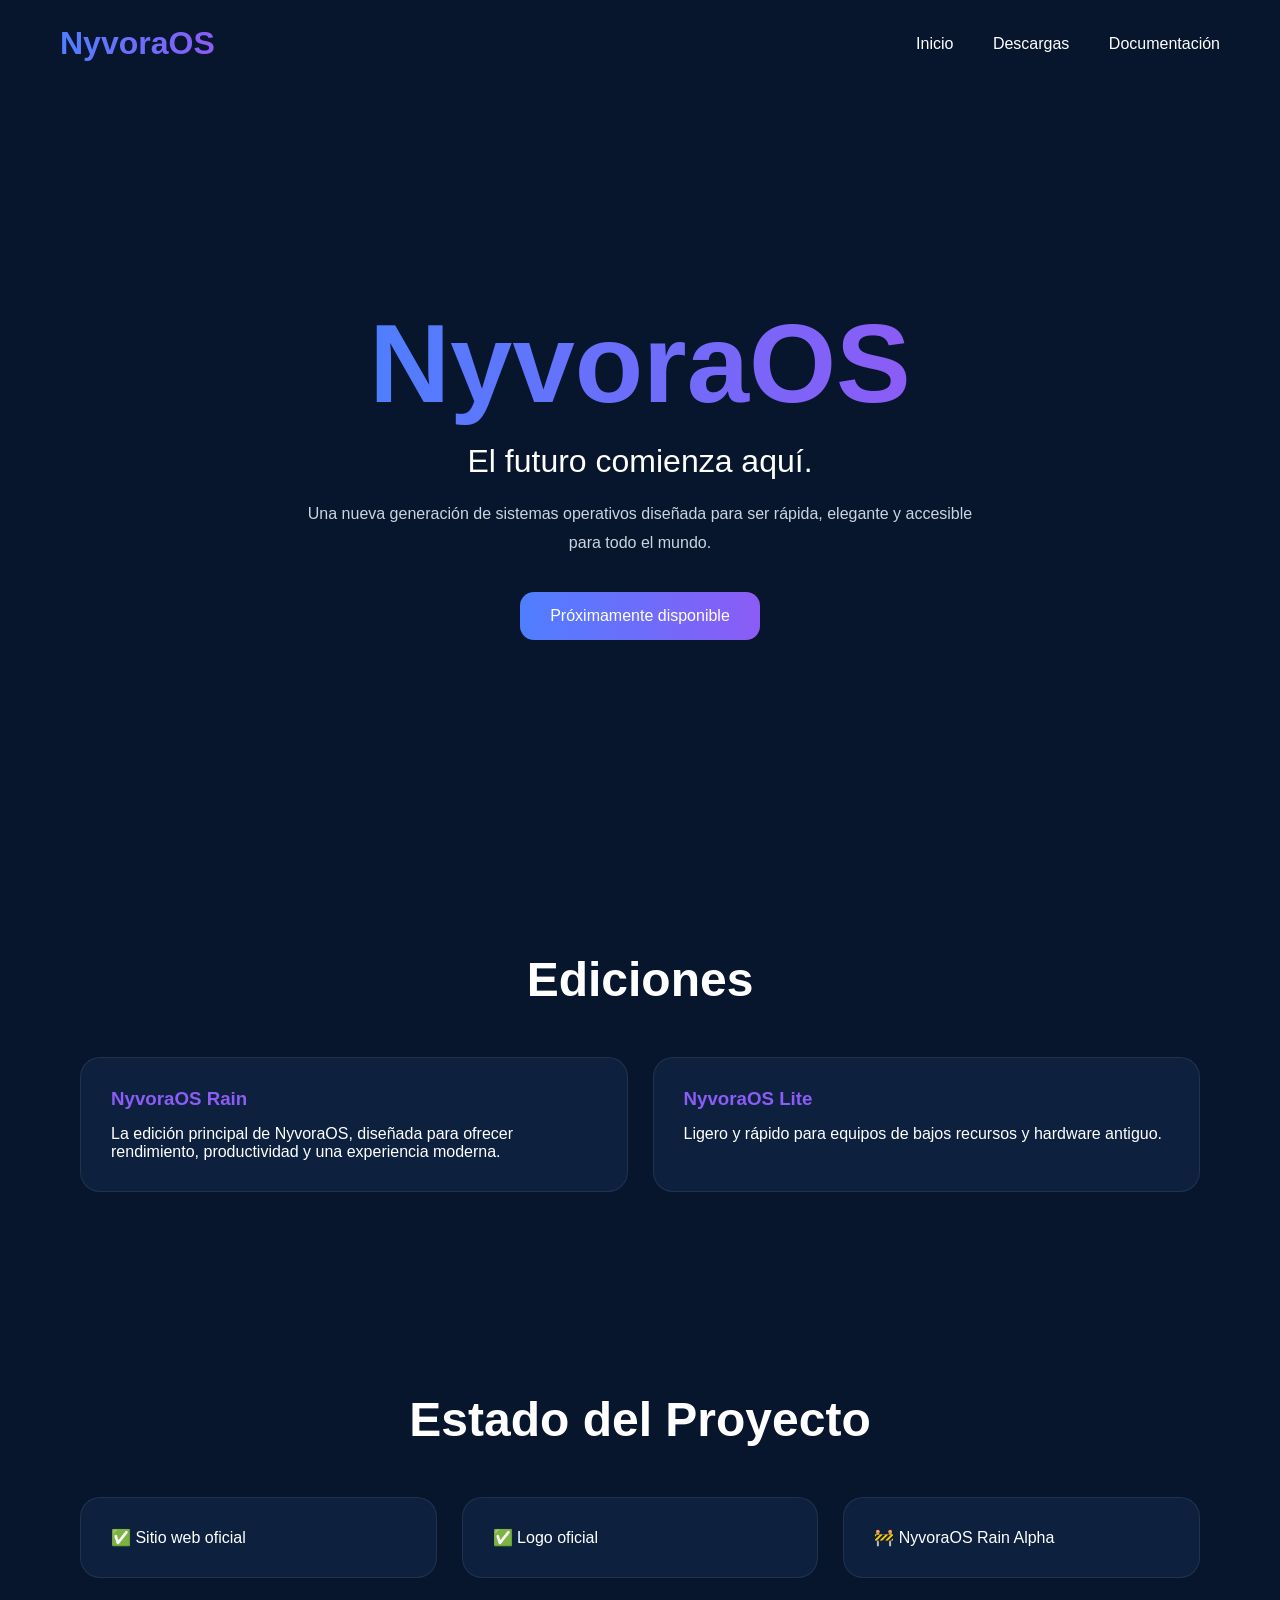
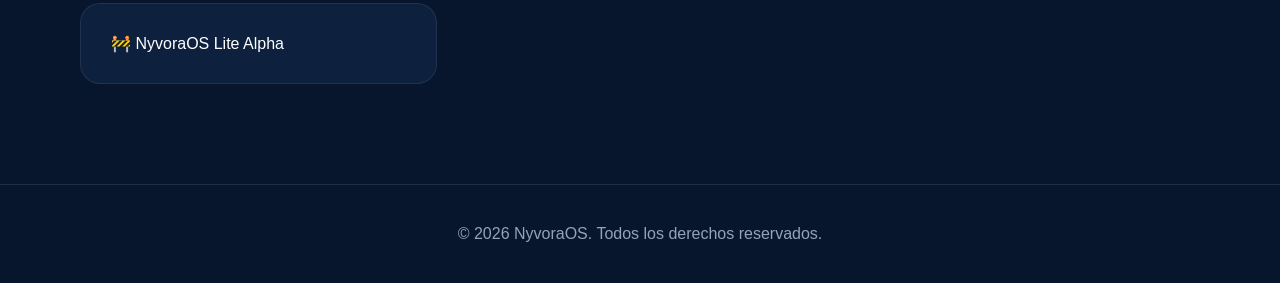
<file: index.html>
<!DOCTYPE html>
<html lang="es">

<head>
    <meta charset="UTF-8">
    <meta name="viewport" content="width=device-width, initial-scale=1.0">

    <title>NyvoraOS</title>

    <link rel="icon" href="assets/favicon.png">
    <link rel="stylesheet" href="style.css">
</head>

<body>

    <header>

        <div class="logo">
            NyvoraOS
        </div>

        <nav>
            <a href="#">Inicio</a>
              <a href="descargas.html">Descargas</a>
             <a href="documentación.html">Documentación</a>
        </nav>

    </header>

    <section class="hero">

        <h1>NyvoraOS</h1>

        <p class="slogan">
            El futuro comienza aquí.
        </p>

        <p class="description">
            Una nueva generación de sistemas operativos diseñada para ser rápida,
            elegante y accesible para todo el mundo.
        </p>

        <button class="btn">
            Próximamente disponible
        </button>

    </section>

    <section class="editions">

        <h2>Ediciones</h2>

        <div class="cards">

            <div class="card">
                <h3>NyvoraOS Rain</h3>

                <p>
                    La edición principal de NyvoraOS, diseñada para ofrecer
                    rendimiento, productividad y una experiencia moderna.
                </p>
            </div>

            <div class="card">
                <h3>NyvoraOS Lite</h3>

                <p>
                    Ligero y rápido para equipos de bajos recursos y hardware
                    antiguo.
                </p>
            </div>

        </div>

    </section>

    <section class="status">

        <h2>Estado del Proyecto</h2>

        <div class="cards">

            <div class="card">
                ✅ Sitio web oficial
            </div>

            <div class="card">
                ✅ Logo oficial
            </div>

            <div class="card">
                🚧 NyvoraOS Rain Alpha
            </div>

            <div class="card">
                🚧 NyvoraOS Lite Alpha
            </div>

        </div>

    </section>

    <footer>

        <p>
            © 2026 NyvoraOS. Todos los derechos reservados.
        </p>

    </footer>

</body>

</html>
</file>
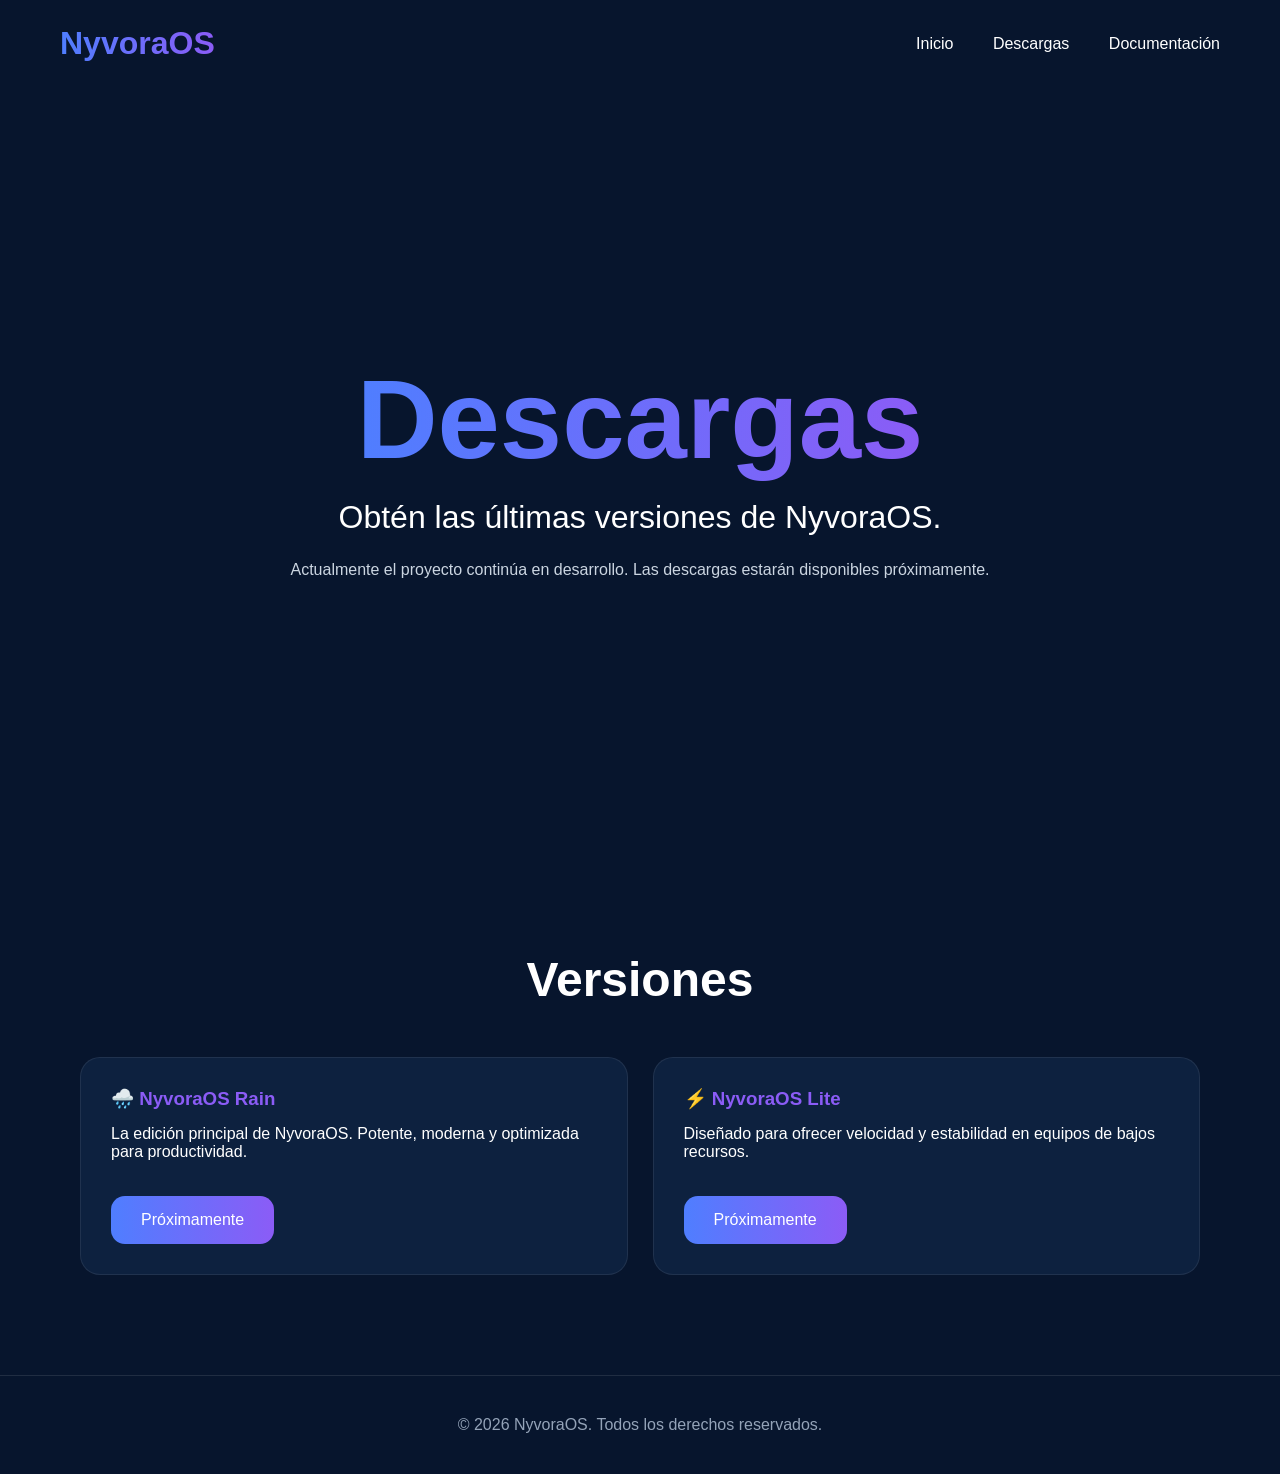
<file: descargas.html>
<!DOCTYPE html>
<html lang="es">

<head>
    <meta charset="UTF-8">
    <meta name="viewport" content="width=device-width, initial-scale=1.0">

    <title>Descargas - NyvoraOS</title>

    <link rel="icon" href="assets/favicon.png">
    <link rel="stylesheet" href="style.css">
</head>

<body>

<header>

    <div class="logo">
        NyvoraOS
    </div>

    <nav>
        <a href="index.html">Inicio</a>
        <a href="descargas.html">Descargas</a>
        <a href="documentación.html">Documentación</a>
    </nav>

</header>

<section class="hero">

    <h1>Descargas</h1>

    <p class="slogan">
        Obtén las últimas versiones de NyvoraOS.
    </p>

    <p class="description">
        Actualmente el proyecto continúa en desarrollo.
        Las descargas estarán disponibles próximamente.
    </p>

</section>

<section class="editions">

    <h2>Versiones</h2>

    <div class="cards">

        <div class="card">

            <h3>🌧️ NyvoraOS Rain</h3>

            <p>
                La edición principal de NyvoraOS.
                Potente, moderna y optimizada para productividad.
            </p>

            <button class="btn">
                Próximamente
            </button>

        </div>

        <div class="card">

            <h3>⚡ NyvoraOS Lite</h3>

            <p>
                Diseñado para ofrecer velocidad y estabilidad
                en equipos de bajos recursos.
            </p>

            <button class="btn">
                Próximamente
            </button>

        </div>

    </div>

</section>

<footer>

    <p>
        © 2026 NyvoraOS. Todos los derechos reservados.
    </p>

</footer>

</body>

</html>
</file>
<file: style.css>
*{
    margin:0;
    padding:0;
    box-sizing:border-box;
    font-family:"Segoe UI",sans-serif;
}

body{
    background:#07152d;
    color:white;
}

/* HEADER */

header{
    display:flex;
    justify-content:space-between;
    align-items:center;
    padding:25px 60px;
}

.logo{
    font-size:2rem;
    font-weight:bold;

    background:linear-gradient(
        90deg,
        #4f7eff,
        #8b5cf6
    );

    -webkit-background-clip:text;
    -webkit-text-fill-color:transparent;
}

nav a{
    text-decoration:none;
    color:white;
    margin-left:35px;
    transition:0.3s;
}

nav a:hover{
    color:#8b5cf6;
}

/* HERO */

.hero{
    min-height:85vh;

    display:flex;
    flex-direction:column;

    justify-content:center;
    align-items:center;

    text-align:center;

    padding:20px;
}

.hero h1{
    font-size:7rem;

    background:linear-gradient(
        90deg,
        #4f7eff,
        #8b5cf6
    );

    -webkit-background-clip:text;
    -webkit-text-fill-color:transparent;
}

.slogan{
    margin-top:15px;
    font-size:2rem;
}

.description{
    max-width:700px;

    margin-top:20px;

    color:#cbd5e1;

    line-height:1.8;
}

.btn{
    margin-top:35px;

    padding:15px 30px;

    border:none;

    border-radius:14px;

    color:white;

    font-size:1rem;

    background:linear-gradient(
        90deg,
        #4f7eff,
        #8b5cf6
    );

    cursor:pointer;

    transition:.3s;
}

.btn:hover{
    transform:translateY(-3px);
}

/* SECCIONES */

.editions,
.status{
    padding:100px 80px;
}

.editions h2,
.status h2{
    text-align:center;
    margin-bottom:50px;
    font-size:3rem;
}

.cards{
    display:grid;

    grid-template-columns:
    repeat(auto-fit,minmax(280px,1fr));

    gap:25px;
}

.card{
    background:#0d213f;

    border:1px solid rgba(255,255,255,.08);

    border-radius:20px;

    padding:30px;

    transition:.3s;
}

.card:hover{
    transform:translateY(-6px);
}

.card h3{
    margin-bottom:15px;

    color:#8b5cf6;
}

/* FOOTER */

footer{
    text-align:center;

    padding:40px;

    color:#94a3b8;

    border-top:
    1px solid rgba(255,255,255,.1);
}
</file>
